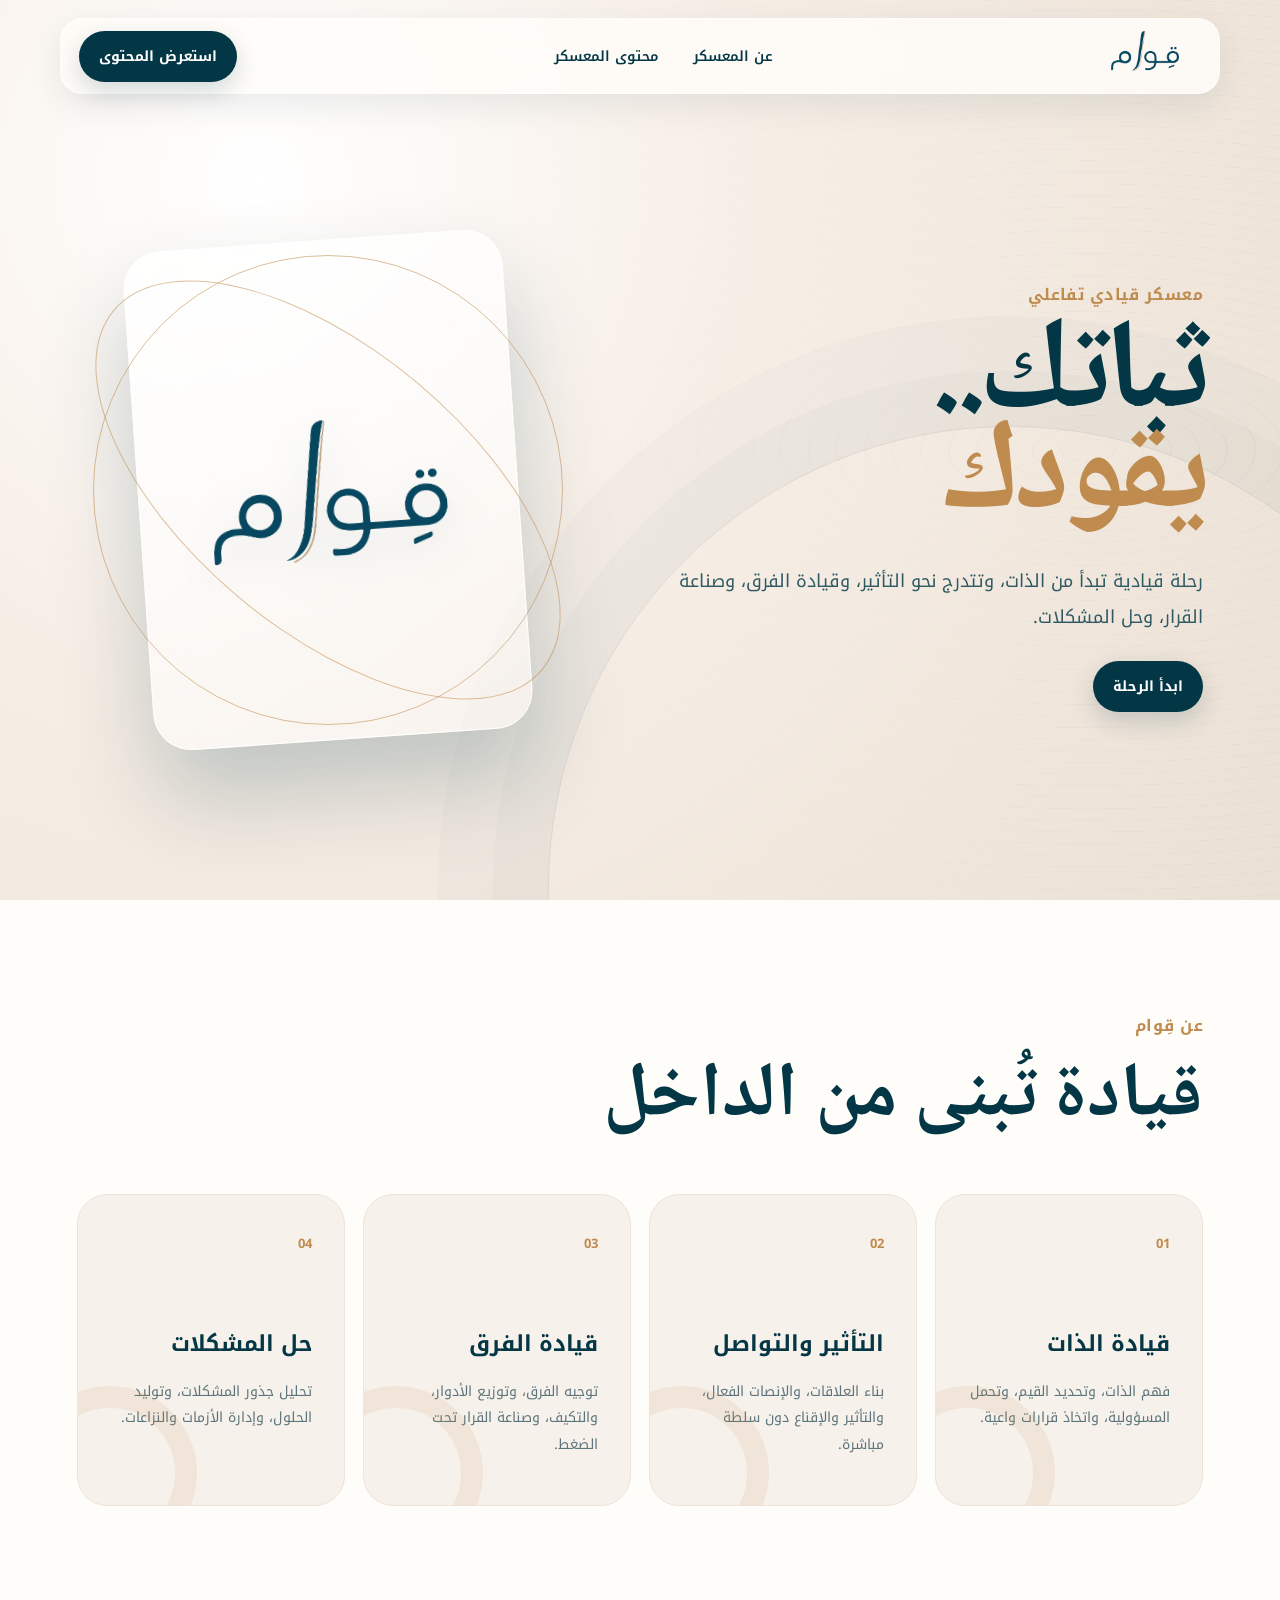
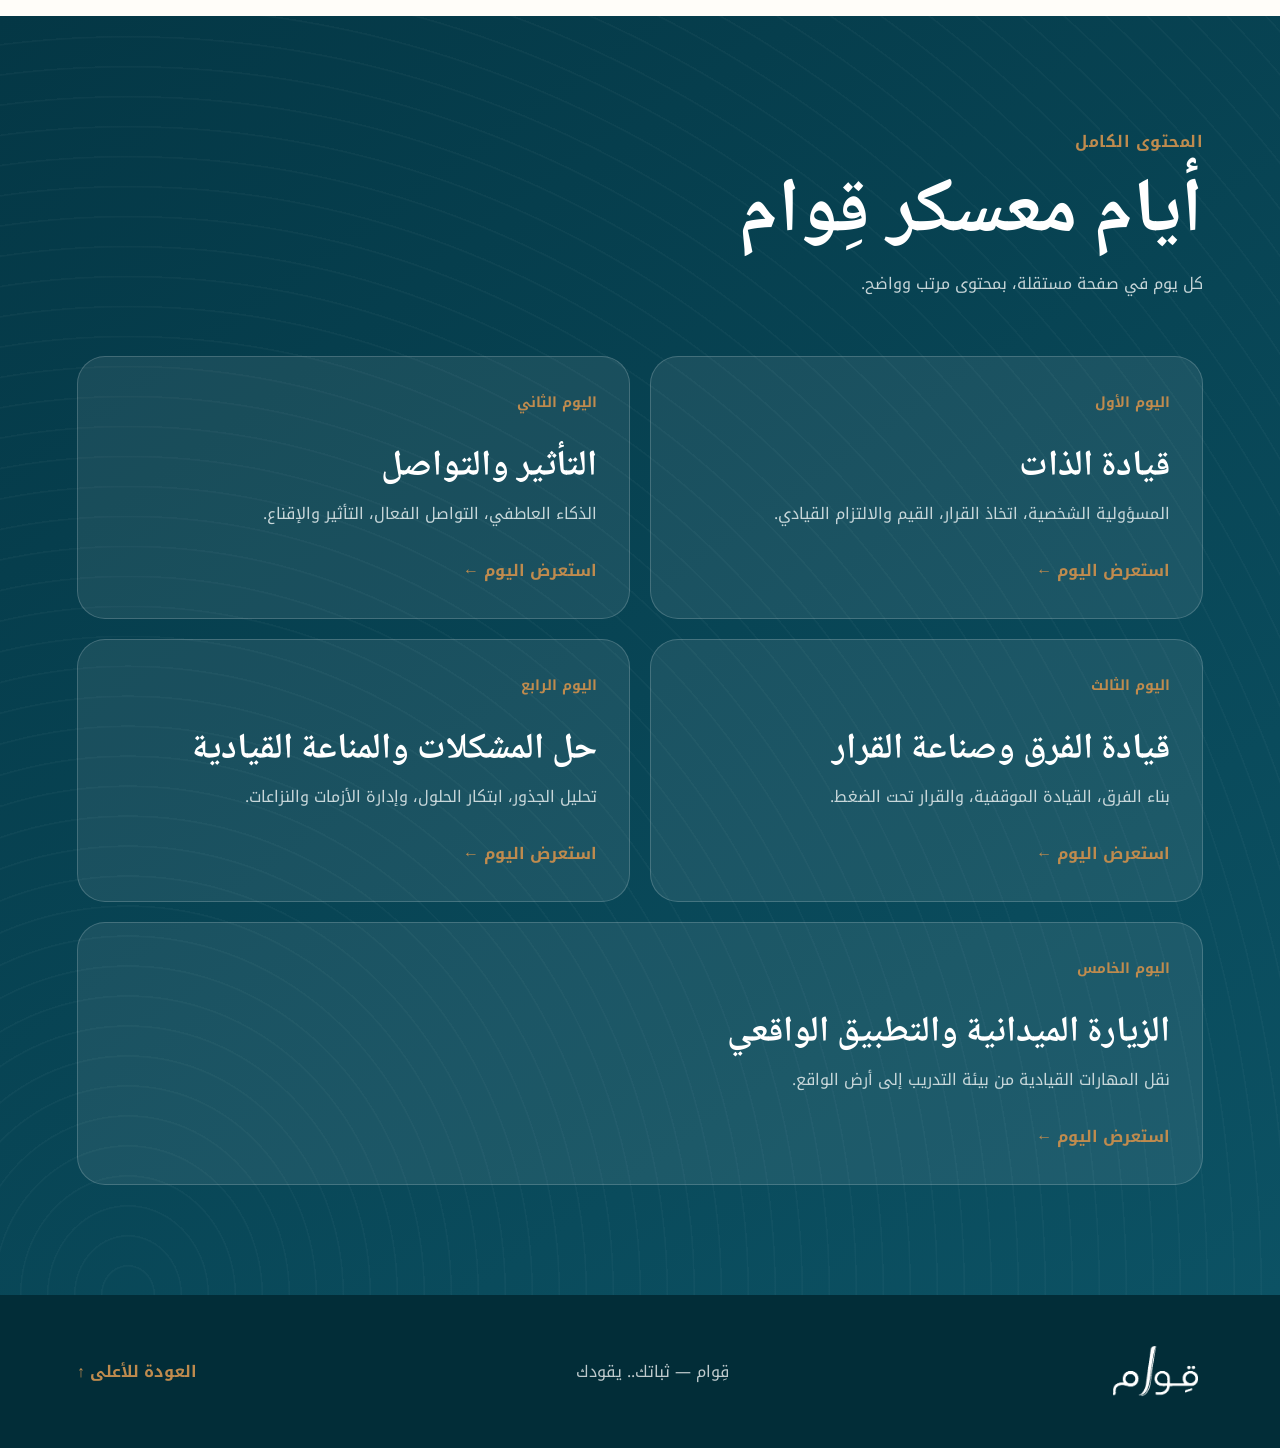
<file: index.html>
<!doctype html>
<html lang="ar" dir="rtl">
<head>
  <meta charset="utf-8" />
  <meta name="viewport" content="width=device-width, initial-scale=1" />
  <meta name="theme-color" content="#043745" />

  <title>معسكر قِوام القيادي</title>

  <meta
    name="description"
    content="الموقع التعريفي لمحتوى معسكر قِوام القيادي."
  />

  <link rel="preconnect" href="https://fonts.googleapis.com" />
  <link rel="preconnect" href="https://fonts.gstatic.com" crossorigin />

  <link
    href="https://fonts.googleapis.com/css2?family=Noto+Kufi+Arabic:wght@400;500;600;700&family=Noto+Naskh+Arabic:wght@600;700&display=swap"
    rel="stylesheet"
  />

  <link rel="stylesheet" href="style.css" />
</head>

<body>

  <header class="site-header" id="top">

    <a
      class="brand"
      href="#top"
      aria-label="العودة إلى أعلى الصفحة"
    >
      <img
        src="qiwam-logo.png"
        alt="شعار قِوام"
      />
    </a>

    <nav aria-label="التنقل الرئيسي">
      <a href="#about">عن المعسكر</a>
      <a href="#program">محتوى المعسكر</a>
    </nav>

    <a class="header-cta" href="#program">
      استعرض المحتوى
    </a>

  </header>


  <main>

    <section class="hero">

      <div
        class="hero-lines"
        aria-hidden="true"
      ></div>

      <div class="hero-copy reveal">

        <span class="eyebrow">
          معسكر قيادي تفاعلي
        </span>

        <h1>
          ثباتك..
          <br />
          <em>يقودك</em>
        </h1>

        <p>
          رحلة قيادية تبدأ من الذات، وتتدرج نحو التأثير،
          وقيادة الفرق، وصناعة القرار، وحل المشكلات.
        </p>

        <a class="primary-btn" href="#program">
          ابدأ الرحلة
        </a>

      </div>


      <div
        class="hero-mark reveal"
        aria-hidden="true"
      >

        <div class="glass-card">
          <img
            src="qiwam-logo.png"
            alt="شعار قِوام"
          />
        </div>

        <span class="orbit orbit-one"></span>
        <span class="orbit orbit-two"></span>

      </div>

    </section>


    <section class="about section" id="about">

      <div class="section-heading reveal">

        <span>
          عن قِوام
        </span>

        <h2>
          قيادة تُبنى من الداخل
        </h2>

      </div>


      <div class="about-grid">

        <article class="about-card reveal">
          <b>01</b>

          <h3>
            قيادة الذات
          </h3>

          <p>
            فهم الذات، وتحديد القيم، وتحمل المسؤولية،
            واتخاذ قرارات واعية.
          </p>
        </article>


        <article class="about-card reveal">
          <b>02</b>

          <h3>
            التأثير والتواصل
          </h3>

          <p>
            بناء العلاقات، والإنصات الفعال،
            والتأثير والإقناع دون سلطة مباشرة.
          </p>
        </article>


        <article class="about-card reveal">
          <b>03</b>

          <h3>
            قيادة الفرق
          </h3>

          <p>
            توجيه الفرق، وتوزيع الأدوار،
            والتكيف، وصناعة القرار تحت الضغط.
          </p>
        </article>


        <article class="about-card reveal">
          <b>04</b>

          <h3>
            حل المشكلات
          </h3>

          <p>
            تحليل جذور المشكلات، وتوليد الحلول،
            وإدارة الأزمات والنزاعات.
          </p>
        </article>

      </div>

    </section>


    <section class="program section" id="program">

      <div class="section-heading light reveal">

        <span>
          المحتوى الكامل
        </span>

        <h2>
          أيام معسكر قِوام
        </h2>

        <p>
          كل يوم في صفحة مستقلة،
          بمحتوى مرتب وواضح.
        </p>

      </div>


      <div class="days-grid reveal">

        <a class="day-card" href="day-1.html">
          <b>اليوم الأول</b>

          <h3>
            قيادة الذات
          </h3>

          <p>
            المسؤولية الشخصية، اتخاذ القرار،
            القيم والالتزام القيادي.
          </p>

          <span>
            استعرض اليوم ←
          </span>
        </a>


        <a class="day-card" href="day-2.html">
          <b>اليوم الثاني</b>

          <h3>
            التأثير والتواصل
          </h3>

          <p>
            الذكاء العاطفي، التواصل الفعال،
            التأثير والإقناع.
          </p>

          <span>
            استعرض اليوم ←
          </span>
        </a>


        <a class="day-card" href="day-3.html">
          <b>اليوم الثالث</b>

          <h3>
            قيادة الفرق وصناعة القرار
          </h3>

          <p>
            بناء الفرق، القيادة الموقفية،
            والقرار تحت الضغط.
          </p>

          <span>
            استعرض اليوم ←
          </span>
        </a>


        <a class="day-card" href="day-4.html">
          <b>اليوم الرابع</b>

          <h3>
            حل المشكلات والمناعة القيادية
          </h3>

          <p>
            تحليل الجذور، ابتكار الحلول،
            وإدارة الأزمات والنزاعات.
          </p>

          <span>
            استعرض اليوم ←
          </span>
        </a>


        <a class="day-card" href="day-5.html">
          <b>اليوم الخامس</b>

          <h3>
            الزيارة الميدانية والتطبيق الواقعي
          </h3>

          <p>
            نقل المهارات القيادية من بيئة التدريب
            إلى أرض الواقع.
          </p>

          <span>
            استعرض اليوم ←
          </span>
        </a>

      </div>

    </section>

  </main>


  <footer>

    <img
      src="qiwam-logo.png"
      alt="شعار قِوام"
    />

    <p>
      قِوام — ثباتك.. يقودك
    </p>

    <a href="#top">
      العودة للأعلى ↑
    </a>

  </footer>


  <script src="script.js"></script>

</body>
</html>
</file>
<file: style.css>
:root{
  --navy:#043745;
  --navy-2:#0a4a5b;
  --gold:#bf8b4e;
  --cream:#ebe0d4;
  --gray:#8a8c8e;
  --white:#fffdf9;
  --shadow:0 24px 70px rgba(4,55,69,.15);
}
*{box-sizing:border-box}
html{scroll-behavior:smooth}
body{margin:0;background:var(--white);color:var(--navy);font-family:"Noto Kufi Arabic",sans-serif;overflow-x:hidden}
a{text-decoration:none;color:inherit}
button{font:inherit}
.site-header{position:fixed;z-index:50;top:18px;left:50%;transform:translateX(-50%);width:min(1160px,calc(100% - 32px));height:76px;padding:0 18px;display:flex;align-items:center;justify-content:space-between;border:1px solid rgba(255,255,255,.5);background:rgba(255,253,249,.83);backdrop-filter:blur(18px);border-radius:22px;box-shadow:0 10px 35px rgba(4,55,69,.09)}
.brand img{width:112px;height:48px;object-fit:contain}
nav{display:flex;gap:34px;font-size:14px;font-weight:600}
nav a{position:relative} nav a:after{content:"";position:absolute;right:0;bottom:-8px;width:0;height:2px;background:var(--gold);transition:.3s} nav a:hover:after{width:100%}
.header-cta,.primary-btn{background:var(--navy);color:#fff;padding:12px 20px;border-radius:999px;font-weight:700;font-size:14px;transition:.25s;box-shadow:0 9px 25px rgba(4,55,69,.18)}
.header-cta:hover,.primary-btn:hover{transform:translateY(-2px);background:var(--navy-2)}
.hero{min-height:100vh;padding:150px max(6vw,28px) 70px;display:grid;grid-template-columns:1.05fr .95fr;align-items:center;gap:70px;position:relative;overflow:hidden;background:radial-gradient(circle at 20% 20%,#fff 0,#f7efe7 38%,var(--cream) 100%)}
.hero:before{content:"";position:absolute;inset:auto -15% -50% auto;width:72vw;height:72vw;border-radius:50%;border:1px solid rgba(4,55,69,.1);box-shadow:0 0 0 55px rgba(4,55,69,.025),0 0 0 110px rgba(4,55,69,.02)}
.hero-lines{position:absolute;inset:0;background:repeating-radial-gradient(ellipse at 85% 50%,transparent 0 26px,rgba(4,55,69,.055) 27px 28px);mask-image:linear-gradient(to left,#000,transparent 65%);opacity:.55}
.hero-copy{position:relative;z-index:2;max-width:680px}
.eyebrow,.section-heading span{display:inline-flex;color:var(--gold);font-weight:700;letter-spacing:.03em;margin-bottom:20px}
.hero h1{font-family:"Noto Naskh Arabic",serif;font-size:clamp(72px,10vw,154px);line-height:.78;margin:0 0 34px;font-weight:700;letter-spacing:-.05em}
.hero h1 em{font-style:normal;color:var(--gold)}
.hero p{max-width:610px;line-height:2;font-size:18px;margin:0 0 35px;color:#2f5963}
.hero-mark{position:relative;z-index:2;height:520px;display:grid;place-items:center}
.glass-card{width:min(380px,75vw);aspect-ratio:.76;border-radius:38px;background:linear-gradient(145deg,rgba(255,255,255,.87),rgba(255,255,255,.35));border:1px solid rgba(255,255,255,.9);box-shadow:0 50px 90px rgba(4,55,69,.22),inset 0 1px 0 #fff;display:grid;place-items:center;transform:rotate(-4deg)}
.glass-card img{width:70%;filter:drop-shadow(0 15px 20px rgba(4,55,69,.1))}
.orbit{position:absolute;border:1px solid rgba(191,139,78,.55);border-radius:50%;animation:spin 18s linear infinite}.orbit-one{width:470px;height:470px}.orbit-two{width:560px;height:280px;transform:rotate(40deg);animation-direction:reverse}
@keyframes spin{to{transform:rotate(360deg)}}
.section{padding:110px max(6vw,28px)}
.section-heading{max-width:760px;margin-bottom:56px}.section-heading h2{font-family:"Noto Naskh Arabic",serif;font-size:clamp(44px,6vw,82px);line-height:1;margin:0}.section-heading p{line-height:1.9;color:#58727a}
.about{background:#fffdf9}.about-grid{display:grid;grid-template-columns:repeat(4,1fr);gap:18px}
.about-card{min-height:300px;padding:32px;border-radius:30px;background:#f7f1eb;border:1px solid #eee3d9;transition:.3s;position:relative;overflow:hidden}
.about-card:after{content:"";position:absolute;width:130px;height:130px;border:22px solid rgba(191,139,78,.12);border-radius:50%;left:-55px;bottom:-55px}
.about-card:hover{transform:translateY(-8px);box-shadow:var(--shadow);background:#fff}
.about-card b{color:var(--gold);font-size:13px}.about-card h3{font-size:22px;margin:65px 0 14px}.about-card p{color:#5c747b;line-height:1.9;font-size:14px}
.program{background:linear-gradient(145deg,var(--navy),#0c5264);position:relative;overflow:hidden}
.program:before{content:"";position:absolute;inset:0;background:repeating-radial-gradient(ellipse at 10% 100%,transparent 0 25px,rgba(255,255,255,.045) 26px 27px);opacity:.7}
.light{position:relative;color:#fff}.light p{color:#c7d5d8}.day-tabs{position:relative;display:flex;gap:10px;flex-wrap:wrap;margin-bottom:24px}
.day-tab{border:1px solid rgba(255,255,255,.24);background:rgba(255,255,255,.07);color:#fff;padding:12px 18px;border-radius:999px;cursor:pointer;transition:.25s}.day-tab:hover,.day-tab.active{background:var(--gold);border-color:var(--gold);color:#fff}
.viewer{position:relative;background:#f3ece5;border-radius:30px;overflow:hidden;box-shadow:0 35px 90px rgba(0,0,0,.28)}
.viewer-bar,.viewer-footer{min-height:68px;padding:0 22px;display:flex;align-items:center;justify-content:space-between;background:#fff;border-bottom:1px solid #eadfd4}
.viewer-title{display:flex;align-items:center;gap:10px}.dot{width:9px;height:9px;border-radius:50%;background:var(--gold)}
.viewer-actions{display:flex;gap:8px;align-items:center}.viewer-actions button{width:34px;height:34px;border:0;border-radius:9px;background:#edf2f3;color:var(--navy);cursor:pointer;font-size:19px}.viewer-actions span{font-size:12px;min-width:42px;text-align:center}
.page-stage{height:min(74vh,880px);overflow:auto;display:grid;place-items:start center;padding:30px;background:linear-gradient(145deg,#e8ded4,#f7f3ee)}
.page-stage img{display:block;width:min(100%,980px);height:auto;transform-origin:top center;transition:transform .2s;box-shadow:0 20px 45px rgba(4,55,69,.12);border-radius:4px}
.viewer-footer{border-top:1px solid #eadfd4;border-bottom:0;direction:ltr}.viewer-footer button{border:0;background:var(--navy);color:#fff;padding:10px 18px;border-radius:999px;cursor:pointer}.viewer-footer button:disabled{opacity:.35;cursor:not-allowed}.page-dots{display:flex;gap:7px}.page-dots button{width:9px;height:9px;padding:0;border-radius:50%;background:#c9c2bb}.page-dots button.active{background:var(--gold);transform:scale(1.4)}
footer{padding:45px max(6vw,28px);display:flex;align-items:center;justify-content:space-between;background:#022d38;color:#fff}footer img{width:95px;filter:brightness(0) invert(1)}footer p{opacity:.75}footer a{color:var(--gold);font-weight:700}
.reveal{opacity:0;transform:translateY(28px);transition:opacity .75s ease,transform .75s ease}.reveal.visible{opacity:1;transform:none}
@media(max-width:950px){.site-header nav{display:none}.hero{grid-template-columns:1fr;padding-top:145px}.hero-copy{text-align:center;margin:auto}.hero-copy p{margin-inline:auto}.hero-mark{height:420px}.about-grid{grid-template-columns:1fr 1fr}.header-cta{display:none}}
@media(max-width:600px){.site-header{height:66px;top:10px}.brand img{width:92px}.hero{padding-inline:20px}.hero h1{font-size:76px}.hero p{font-size:15px}.hero-mark{height:330px}.glass-card{width:245px;border-radius:28px}.orbit-one{width:310px;height:310px}.orbit-two{width:340px;height:180px}.section{padding:78px 18px}.about-grid{grid-template-columns:1fr}.about-card{min-height:240px}.about-card h3{margin-top:42px}.day-tabs{display:grid;grid-template-columns:1fr 1fr}.day-tab:last-child{grid-column:1/-1}.viewer-bar{padding:0 12px}.viewer-title strong{font-size:12px}.page-stage{height:68vh;padding:12px}.viewer-footer{padding:0 12px}.page-dots{gap:5px}.viewer-footer button{padding:9px 13px;font-size:12px}footer{flex-direction:column;gap:12px;text-align:center}}

.days-grid{position:relative;display:grid;grid-template-columns:repeat(2,1fr);gap:20px}.day-card{padding:32px;min-height:255px;border-radius:28px;background:rgba(255,255,255,.08);border:1px solid rgba(255,255,255,.18);color:#fff;display:flex;flex-direction:column;transition:.3s}.day-card:last-child{grid-column:1/-1}.day-card:hover{transform:translateY(-7px);background:rgba(255,255,255,.13);border-color:rgba(191,139,78,.7)}.day-card b{color:var(--gold);font-size:14px}.day-card h3{font-family:"Noto Naskh Arabic",serif;font-size:36px;line-height:1.1;margin:32px 0 12px}.day-card p{color:#c8d7da;line-height:1.9;margin:0 0 25px;max-width:620px}.day-card span{margin-top:auto;color:var(--gold);font-weight:700}
.day-main{padding-top:112px;background:#fffdf9}.day-hero{min-height:430px;padding:80px max(7vw,28px);display:flex;align-items:center;justify-content:space-between;gap:40px;background:radial-gradient(circle at 20% 20%,#fff,#efe4d9);position:relative;overflow:hidden}.day-hero:after{content:"";position:absolute;inset:0;background:repeating-radial-gradient(ellipse at 100% 100%,transparent 0 28px,rgba(4,55,69,.05) 29px 30px);mask-image:linear-gradient(to left,#000,transparent 72%)}.day-hero-copy{position:relative;z-index:2;max-width:820px}.day-hero-copy>span{color:var(--gold);font-weight:700}.day-hero h1{font-family:"Noto Naskh Arabic",serif;font-size:clamp(48px,7vw,92px);line-height:1;margin:18px 0}.day-hero p{font-size:18px;color:#4f6c73;line-height:1.9}.day-hero>img{width:min(260px,28vw);position:relative;z-index:2}.day-layout{width:min(1180px,calc(100% - 40px));margin:70px auto 100px;display:grid;grid-template-columns:300px 1fr;gap:55px;align-items:start}.day-summary{position:sticky;top:120px;background:var(--navy);color:#fff;padding:28px;border-radius:26px;box-shadow:var(--shadow)}.day-summary span{color:var(--gold);font-weight:700}.day-summary p{line-height:2;margin-bottom:0}.day-content{min-width:0}.content-section{padding:0 0 48px;margin-bottom:48px;border-bottom:1px solid #e7ddd3}.content-section:last-child{border-bottom:0}.content-section h2{font-family:"Noto Naskh Arabic",serif;font-size:42px;line-height:1.2;margin:0 0 20px}.content-section p,.content-section li{line-height:2;color:#395d66}.content-section ul{margin:0;padding-right:24px}.content-section li{margin-bottom:10px}.reference{background:#f3ebe3;padding:15px 18px;border-right:4px solid var(--gold);border-radius:12px}.scenario-grid,.pillar-grid{display:grid;grid-template-columns:repeat(3,1fr);gap:15px}.pillar-grid{grid-template-columns:repeat(2,1fr)}.scenario-grid article,.pillar-grid article,.timeline article{background:#f5eee7;padding:24px;border-radius:20px;border:1px solid #eadfd5}.scenario-grid h3,.pillar-grid h3,.timeline h3{margin:8px 0;color:var(--navy)}.pillar-grid b,.timeline b{color:var(--gold)}.timeline{display:grid;gap:14px}.timeline article{position:relative;padding-right:72px}.timeline article>b{position:absolute;right:24px;top:25px;font-size:20px}.evaluation{margin-top:24px;padding:24px;border-radius:20px;background:var(--navy);color:#fff}.evaluation h3{margin-top:0;color:var(--gold)}.evaluation p{color:#fff}.day-pagination{width:min(1180px,calc(100% - 40px));margin:-55px auto 70px;display:flex;justify-content:space-between;gap:12px;flex-wrap:wrap}.day-pagination a{background:#f0e7de;padding:12px 18px;border-radius:999px;font-weight:700}.day-pagination a:hover{background:var(--gold);color:#fff}
@media(max-width:850px){.days-grid{grid-template-columns:1fr}.day-card:last-child{grid-column:auto}.day-layout{grid-template-columns:1fr}.day-summary{position:static}.scenario-grid{grid-template-columns:1fr}.day-hero>img{width:170px}.day-hero{min-height:380px}}
@media(max-width:600px){.day-main{padding-top:86px}.day-hero{padding:55px 20px;min-height:auto}.day-hero>img{display:none}.day-hero h1{font-size:52px}.day-layout{width:calc(100% - 28px);margin-top:38px;gap:28px}.content-section h2{font-size:32px}.pillar-grid{grid-template-columns:1fr}.days-grid{gap:14px}.day-card{min-height:220px;padding:25px}.day-card h3{font-size:31px}.timeline article{padding-right:62px}.day-pagination{width:calc(100% - 28px);margin-top:-55px}}
</file>
